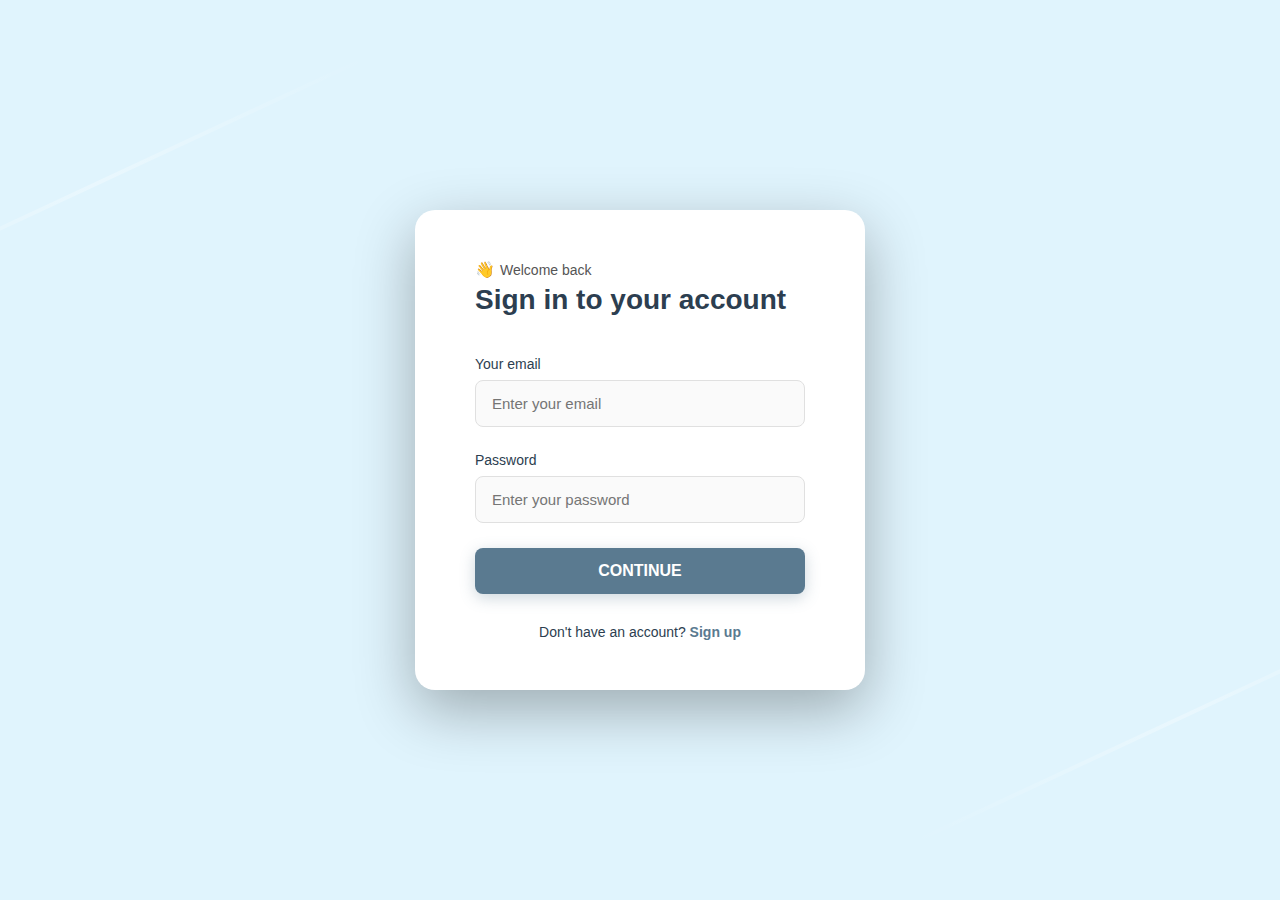
<file: frontend/login.html>
<!DOCTYPE html>
<html lang="vi">
<head>
    <meta charset="UTF-8">
    <meta name="viewport" content="width=device-width, initial-scale=1.0">
    <title>Sign In - PDF Question Generator</title>
    <style>
        * {
            margin: 0;
            padding: 0;
            box-sizing: border-box;
        }

        body {
            font-family: 'Segoe UI', Tahoma, Geneva, Verdana, sans-serif;
            background: #e0f4fd;
            min-height: 100vh;
            display: flex;
            align-items: center;
            justify-content: center;
            position: relative;
            overflow: hidden;
        }

        /* Decorative lines */
        body::before,
        body::after {
            content: '';
            position: absolute;
            width: 600px;
            height: 4px;
            background: linear-gradient(90deg, transparent, rgba(255,255,255,0.3), transparent);
        }

        body::before {
            top: 20%;
            left: -200px;
            transform: rotate(-25deg);
        }

        body::after {
            bottom: 20%;
            right: -200px;
            transform: rotate(-25deg);
        }

        .login-container {
            background: white;
            padding: 50px 60px;
            border-radius: 20px;
            box-shadow: 0 20px 60px rgba(0, 0, 0, 0.3);
            width: 100%;
            max-width: 450px;
            position: relative;
            z-index: 1;
        }

        .welcome-text {
            color: #555;
            font-size: 14px;
            margin-bottom: 5px;
            display: flex;
            align-items: center;
            gap: 5px;
        }

        .welcome-icon {
            color: #ffa500;
            font-size: 16px;
        }

        h2 {
            color: #2c3e50;
            font-size: 28px;
            margin-bottom: 40px;
            font-weight: 600;
        }

        .form-group {
            margin-bottom: 25px;
        }

        label {
            display: block;
            color: #2c3e50;
            font-size: 14px;
            margin-bottom: 8px;
            font-weight: 500;
        }

        input[type="text"],
        input[type="password"] {
            width: 100%;
            padding: 14px 16px;
            border: 1px solid #e0e0e0;
            border-radius: 8px;
            font-size: 15px;
            transition: all 0.3s ease;
            background: #fafafa;
            color: #2c3e50;
        }

        input[type="text"]:focus,
        input[type="password"]:focus {
            outline: none;
            border-color: #5a7a90;
            background: white;
            box-shadow: 0 0 0 3px rgba(90, 122, 144, 0.1);
        }

        .forgot-password {
            text-align: center;
            margin: 20px 0;
        }

        .forgot-password a {
            color: #5a7a90;
            text-decoration: none;
            font-size: 14px;
            transition: color 0.3s ease;
        }

        .forgot-password a:hover {
            color: #3d5a6f;
        }

        .btn-login {
            width: 100%;
            padding: 14px;
            background: #5a7a90;
            color: white;
            border: none;
            border-radius: 8px;
            font-size: 16px;
            font-weight: 600;
            cursor: pointer;
            transition: all 0.3s ease;
            box-shadow: 0 4px 15px rgba(90, 122, 144, 0.3);
        }

        .btn-login:hover {
            background: #4a6a80;
            transform: translateY(-2px);
            box-shadow: 0 6px 20px rgba(90, 122, 144, 0.4);
        }

        .btn-login:active {
            transform: translateY(0);
        }

        .signup-link {
            text-align: center;
            margin-top: 30px;
            color: #2c3e50;
            font-size: 14px;
        }

        .signup-link a {
            color: #5a7a90;
            text-decoration: none;
            font-weight: 600;
            transition: color 0.3s ease;
        }

        .signup-link a:hover {
            color: #3d5a6f;
        }

        .message {
            padding: 12px;
            border-radius: 8px;
            margin-bottom: 20px;
            font-size: 14px;
            display: none;
        }

        .message.error {
            background: #fee;
            color: #c33;
            border: 1px solid #fcc;
        }

        .message.success {
            background: #efe;
            color: #3c3;
            border: 1px solid #cfc;
        }

        .loading {
            display: none;
            text-align: center;
            color: #5a7a90;
            margin-top: 10px;
        }

        .spinner {
            border: 3px solid #f3f3f3;
            border-top: 3px solid #5a7a90;
            border-radius: 50%;
            width: 30px;
            height: 30px;
            animation: spin 1s linear infinite;
            margin: 10px auto;
        }

        @keyframes spin {
            0% { transform: rotate(0deg); }
            100% { transform: rotate(360deg); }
        }

        /* Responsive Design */
        @media (max-width: 768px) {
            body {
                padding: 10px;
            }

            .login-container {
                padding: 40px 30px;
                margin: 10px;
                max-width: 100%;
            }

            h2 {
                font-size: 24px;
                margin-bottom: 30px;
            }

            .welcome-text {
                font-size: 13px;
            }

            input[type="text"],
            input[type="password"] {
                padding: 12px 14px;
                font-size: 14px;
            }

            .btn-login {
                padding: 12px;
                font-size: 15px;
            }

            .form-group {
                margin-bottom: 20px;
            }
        }

        @media (max-width: 480px) {
            .login-container {
                padding: 30px 20px;
                margin: 10px;
                box-shadow: 0 10px 40px rgba(0, 0, 0, 0.2);
            }

            h2 {
                font-size: 22px;
                margin-bottom: 25px;
            }

            .welcome-text {
                font-size: 12px;
            }

            input[type="text"],
            input[type="password"] {
                padding: 11px 12px;
                font-size: 14px;
            }

            label {
                font-size: 13px;
            }

            .btn-login {
                padding: 12px;
                font-size: 14px;
            }

            .forgot-password a,
            .signup-link {
                font-size: 13px;
            }

            .message {
                font-size: 13px;
                padding: 10px;
            }

            body::before,
            body::after {
                width: 400px;
            }
        }

        @media (max-width: 360px) {
            .login-container {
                padding: 25px 15px;
            }

            h2 {
                font-size: 20px;
            }

            input[type="text"],
            input[type="password"] {
                padding: 10px;
                font-size: 13px;
            }

            .btn-login {
                padding: 11px;
                font-size: 13px;
            }
        }
    </style>
</head>
<body>
    <div class="login-container">
        <div class="welcome-text">
            <span class="welcome-icon">👋</span>
            <span>Welcome back</span>
        </div>
        <h2>Sign in to your account</h2>
        
        <div id="message" class="message"></div>

        <form id="loginForm">
            <div class="form-group">
                <label for="username">Your email</label>
                <input type="text" id="username" name="username" placeholder="Enter your email" required>
            </div>
            
            <div class="form-group">
                <label for="password">Password</label>
                <input type="password" id="password" name="password" placeholder="Enter your password" required>
            </div>

            <button type="submit" class="btn-login">CONTINUE</button>
            
            <div class="loading" id="loading">
                <div class="spinner"></div>
                <p>Đang đăng nhập...</p>
            </div>
        </form>

        <div class="signup-link">
            Don't have an account? <a href="register.html">Sign up</a>
        </div>
    </div>

    <script>
        const API_URL = 'http://localhost:8000';
        const loginForm = document.getElementById('loginForm');
        const messageDiv = document.getElementById('message');
        const loadingDiv = document.getElementById('loading');

        function showMessage(message, type = 'error') {
            messageDiv.textContent = message;
            messageDiv.className = `message ${type}`;
            messageDiv.style.display = 'block';
            setTimeout(() => {
                messageDiv.style.display = 'none';
            }, 5000);
        }

        loginForm.addEventListener('submit', async (e) => {
            e.preventDefault();
            
            const username = document.getElementById('username').value.trim();
            const password = document.getElementById('password').value;

            if (!username || !password) {
                showMessage('Vui lòng nhập đầy đủ thông tin!', 'error');
                return;
            }

            loadingDiv.style.display = 'block';
            messageDiv.style.display = 'none';

            try {
                const response = await fetch(`${API_URL}/login`, {
                    method: 'POST',
                    headers: {
                        'Content-Type': 'application/json',
                    },
                    body: JSON.stringify({
                        username: username,
                        password: password
                    })
                });

                const data = await response.json();

                if (response.ok) {
                    // Lưu token vào localStorage
                    localStorage.setItem('access_token', data.access_token);
                    localStorage.setItem('user', JSON.stringify(data.user));
                    
                    showMessage('Đăng nhập thành công!', 'success');
                    
                    // Chuyển hướng sau 1 giây
                    setTimeout(() => {
                        window.location.href = 'index.html';
                    }, 1000);
                } else {
                    showMessage(data.detail || 'Đăng nhập thất bại!', 'error');
                }
            } catch (error) {
                console.error('Error:', error);
                showMessage('Không thể kết nối đến server!', 'error');
            } finally {
                loadingDiv.style.display = 'none';
            }
        });
    </script>
</body>
</html>
</file>
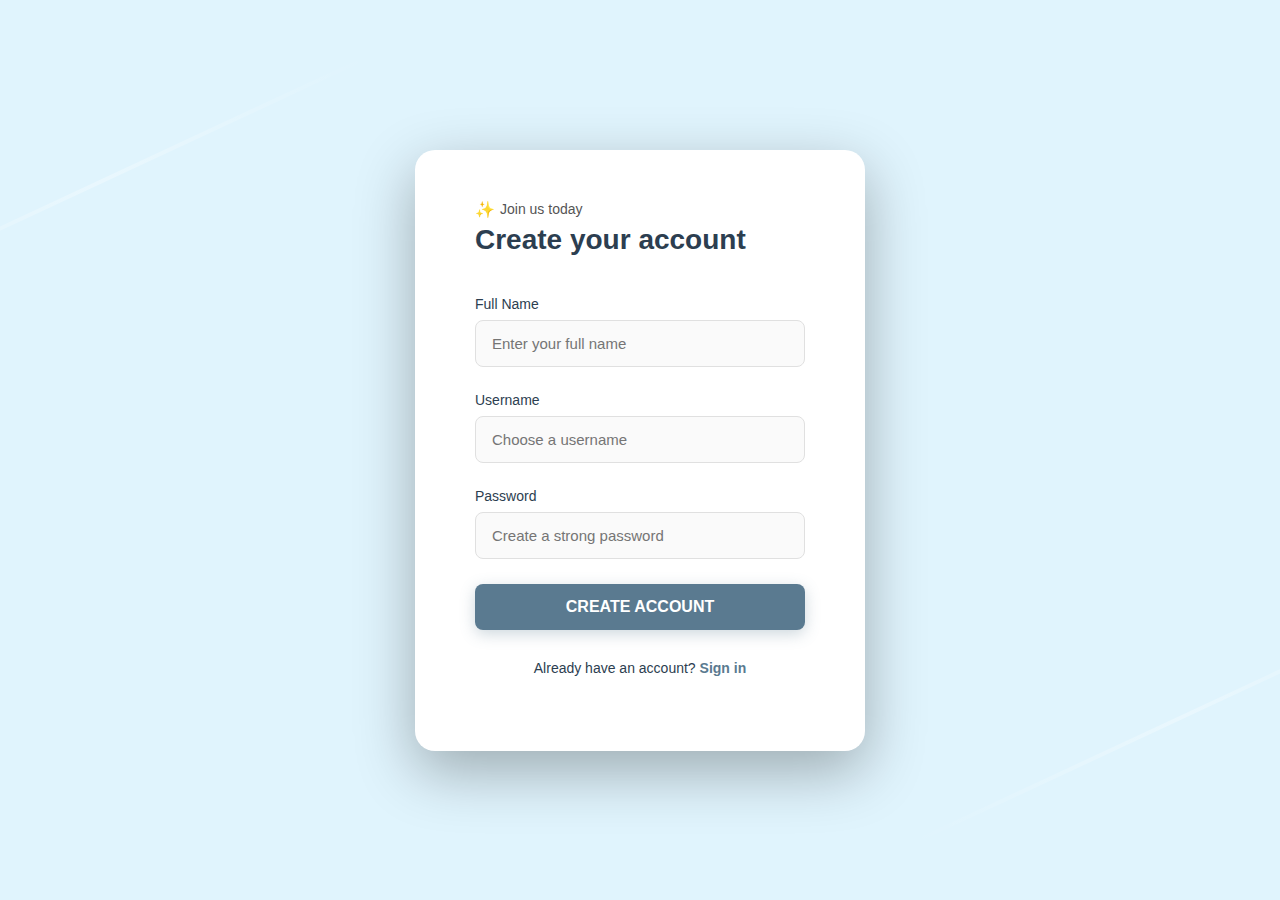
<file: frontend/register.html>
<!DOCTYPE html>
<html lang="vi">
<head>
    <meta charset="UTF-8">
    <meta name="viewport" content="width=device-width, initial-scale=1.0">
    <title>Sign Up - PDF Question Generator</title>
    <style>
        * {
            margin: 0;
            padding: 0;
            box-sizing: border-box;
        }

        body {
            font-family: 'Segoe UI', Tahoma, Geneva, Verdana, sans-serif;
            background: #e0f4fd;
            min-height: 100vh;
            display: flex;
            align-items: center;
            justify-content: center;
            position: relative;
            overflow: hidden;
        }

        /* Decorative lines */
        body::before,
        body::after {
            content: '';
            position: absolute;
            width: 600px;
            height: 4px;
            background: linear-gradient(90deg, transparent, rgba(255,255,255,0.3), transparent);
        }

        body::before {
            top: 20%;
            left: -200px;
            transform: rotate(-25deg);
        }

        body::after {
            bottom: 20%;
            right: -200px;
            transform: rotate(-25deg);
        }

        .register-container {
            background: white;
            padding: 50px 60px;
            border-radius: 20px;
            box-shadow: 0 20px 60px rgba(0, 0, 0, 0.3);
            width: 100%;
            max-width: 450px;
            position: relative;
            z-index: 1;
        }

        .welcome-text {
            color: #555;
            font-size: 14px;
            margin-bottom: 5px;
            display: flex;
            align-items: center;
            gap: 5px;
        }

        .welcome-icon {
            color: #ffa500;
            font-size: 16px;
        }

        h2 {
            color: #2c3e50;
            font-size: 28px;
            margin-bottom: 40px;
            font-weight: 600;
        }

        .form-group {
            margin-bottom: 25px;
        }

        label {
            display: block;
            color: #2c3e50;
            font-size: 14px;
            margin-bottom: 8px;
            font-weight: 500;
        }

        input[type="text"],
        input[type="password"],
        input[type="email"] {
            width: 100%;
            padding: 14px 16px;
            border: 1px solid #e0e0e0;
            border-radius: 8px;
            font-size: 15px;
            transition: all 0.3s ease;
            background: #fafafa;
            color: #2c3e50;
        }

        input[type="text"]:focus,
        input[type="password"]:focus,
        input[type="email"]:focus {
            outline: none;
            border-color: #5a7a90;
            background: white;
            box-shadow: 0 0 0 3px rgba(90, 122, 144, 0.1);
        }

        .btn-register {
            width: 100%;
            padding: 14px;
            background: #5a7a90;
            color: white;
            border: none;
            border-radius: 8px;
            font-size: 16px;
            font-weight: 600;
            cursor: pointer;
            transition: all 0.3s ease;
            box-shadow: 0 4px 15px rgba(90, 122, 144, 0.3);
            margin-top: 20px;
        }

        .btn-register:hover {
            background: #4a6a80;
            transform: translateY(-2px);
            box-shadow: 0 6px 20px rgba(90, 122, 144, 0.4);
        }

        .btn-register:active {
            transform: translateY(0);
        }

        .signin-link {
            text-align: center;
            margin-top: 30px;
            color: #2c3e50;
            font-size: 14px;
        }

        .signin-link a {
            color: #5a7a90;
            text-decoration: none;
            font-weight: 600;
            transition: color 0.3s ease;
        }

        .signin-link a:hover {
            color: #3d5a6f;
        }

        .message {
            padding: 12px;
            border-radius: 8px;
            margin-bottom: 20px;
            font-size: 14px;
            display: none;
        }

        .message.error {
            background: #fee;
            color: #c33;
            border: 1px solid #fcc;
        }

        .message.success {
            background: #efe;
            color: #3c3;
            border: 1px solid #cfc;
        }

        .loading {
            display: none;
            text-align: center;
            color: #5a7a90;
            margin-top: 10px;
        }

        .spinner {
            border: 3px solid #f3f3f3;
            border-top: 3px solid #5a7a90;
            border-radius: 50%;
            width: 30px;
            height: 30px;
            animation: spin 1s linear infinite;
            margin: 10px auto;
        }

        @keyframes spin {
            0% { transform: rotate(0deg); }
            100% { transform: rotate(360deg); }
        }

        .password-strength {
            margin-top: 5px;
            font-size: 12px;
            color: #999;
        }

        .strength-bar {
            height: 4px;
            border-radius: 2px;
            background: #e0e0e0;
            margin-top: 5px;
            overflow: hidden;
        }

        .strength-bar-fill {
            height: 100%;
            width: 0;
            transition: all 0.3s ease;
            background: #ccc;
        }

        .strength-weak { background: #ff4757; width: 33%; }
        .strength-medium { background: #ffa502; width: 66%; }
        .strength-strong { background: #26de81; width: 100%; }

        /* Responsive Design */
        @media (max-width: 768px) {
            body {
                padding: 10px;
            }

            .register-container {
                padding: 40px 30px;
                margin: 10px;
                max-width: 100%;
            }

            h2 {
                font-size: 24px;
                margin-bottom: 30px;
            }

            .welcome-text {
                font-size: 13px;
            }

            input[type="text"],
            input[type="password"],
            input[type="email"] {
                padding: 12px 14px;
                font-size: 14px;
            }

            .btn-register {
                padding: 12px;
                font-size: 15px;
            }

            .form-group {
                margin-bottom: 20px;
            }

            .password-strength {
                font-size: 11px;
            }
        }

        @media (max-width: 480px) {
            .register-container {
                padding: 30px 20px;
                margin: 10px;
                box-shadow: 0 10px 40px rgba(0, 0, 0, 0.2);
            }

            h2 {
                font-size: 22px;
                margin-bottom: 25px;
            }

            .welcome-text {
                font-size: 12px;
            }

            input[type="text"],
            input[type="password"],
            input[type="email"] {
                padding: 11px 12px;
                font-size: 14px;
            }

            label {
                font-size: 13px;
            }

            .btn-register {
                padding: 12px;
                font-size: 14px;
            }

            .signin-link {
                font-size: 13px;
            }

            .message {
                font-size: 13px;
                padding: 10px;
            }

            .password-strength {
                font-size: 11px;
            }

            body::before,
            body::after {
                width: 400px;
            }
        }

        @media (max-width: 360px) {
            .register-container {
                padding: 25px 15px;
            }

            h2 {
                font-size: 20px;
            }

            input[type="text"],
            input[type="password"],
            input[type="email"] {
                padding: 10px;
                font-size: 13px;
            }

            .btn-register {
                padding: 11px;
                font-size: 13px;
            }

            .password-strength {
                font-size: 10px;
            }
        }
    </style>
</head>
<body>
    <div class="register-container">
        <div class="welcome-text">
            <span class="welcome-icon">✨</span>
            <span>Join us today</span>
        </div>
        <h2>Create your account</h2>
        
        <div id="message" class="message"></div>

        <form id="registerForm">
            <div class="form-group">
                <label for="fullname">Full Name</label>
                <input type="text" id="fullname" name="fullname" placeholder="Enter your full name" required>
            </div>

            <div class="form-group">
                <label for="username">Username</label>
                <input type="text" id="username" name="username" placeholder="Choose a username" required>
            </div>
            
            <div class="form-group">
                <label for="password">Password</label>
                <input type="password" id="password" name="password" placeholder="Create a strong password" required>
                <div class="password-strength">

            </div>

            <button type="submit" class="btn-register">CREATE ACCOUNT</button>
            
            <div class="loading" id="loading">
                <div class="spinner"></div>
                <p>Đang tạo tài khoản...</p>
            </div>
        </form>

        <div class="signin-link">
            Already have an account? <a href="login.html">Sign in</a>
        </div>
    </div>

    <script>
        const API_URL = 'http://localhost:8000';
        const registerForm = document.getElementById('registerForm');
        const messageDiv = document.getElementById('message');
        const loadingDiv = document.getElementById('loading');
        const passwordInput = document.getElementById('password');
        const strengthBar = document.getElementById('strengthBar');
        const strengthText = document.getElementById('strengthText');

        function showMessage(message, type = 'error') {
            messageDiv.textContent = message;
            messageDiv.className = `message ${type}`;
            messageDiv.style.display = 'block';
            setTimeout(() => {
                messageDiv.style.display = 'none';
            }, 5000);
        }

        // Password strength checker
        passwordInput.addEventListener('input', (e) => {
            const password = e.target.value;
            let strength = 0;

            if (password.length >= 8) strength++;
            if (password.match(/[a-z]+/)) strength++;
            if (password.match(/[A-Z]+/)) strength++;
            if (password.match(/[0-9]+/)) strength++;
            if (password.match(/[$@#&!]+/)) strength++;

            strengthBar.className = 'strength-bar-fill';
            
            if (strength <= 2) {
                strengthBar.classList.add('strength-weak');
                strengthText.textContent = 'Weak password';
                strengthText.style.color = '#ff4757';
            } else if (strength <= 4) {
                strengthBar.classList.add('strength-medium');
                strengthText.textContent = 'Medium password';
                strengthText.style.color = '#ffa502';
            } else {
                strengthBar.classList.add('strength-strong');
                strengthText.textContent = 'Strong password';
                strengthText.style.color = '#26de81';
            }
        });

        registerForm.addEventListener('submit', async (e) => {
            e.preventDefault();
            
            const fullname = document.getElementById('fullname').value.trim();
            const username = document.getElementById('username').value.trim();
            const password = document.getElementById('password').value;

            // Validation
            if (!fullname || !username || !password) {
                showMessage('Vui lòng nhập đầy đủ thông tin!', 'error');
                return;
            }

            if (password.length < 6) {
                showMessage('Mật khẩu phải có ít nhất 6 ký tự!', 'error');
                return;
            }

            if (username.length < 3) {
                showMessage('Username phải có ít nhất 3 ký tự!', 'error');
                return;
            }

            loadingDiv.style.display = 'block';
            messageDiv.style.display = 'none';

            try {
                const response = await fetch(`${API_URL}/register`, {
                    method: 'POST',
                    headers: {
                        'Content-Type': 'application/json',
                    },
                    body: JSON.stringify({
                        full_name: fullname,
                        username: username,
                        password: password
                    })
                });

                const data = await response.json();

                if (response.ok) {
                    showMessage('Đăng ký thành công! Đang chuyển đến trang đăng nhập...', 'success');
                    
                    // Chuyển hướng sau 2 giây
                    setTimeout(() => {
                        window.location.href = 'login.html';
                    }, 2000);
                } else {
                    showMessage(data.detail || 'Đăng ký thất bại!', 'error');
                }
            } catch (error) {
                console.error('Error:', error);
                showMessage('Không thể kết nối đến server!', 'error');
            } finally {
                loadingDiv.style.display = 'none';
            }
        });
    </script>
</body>
</html>
</file>
